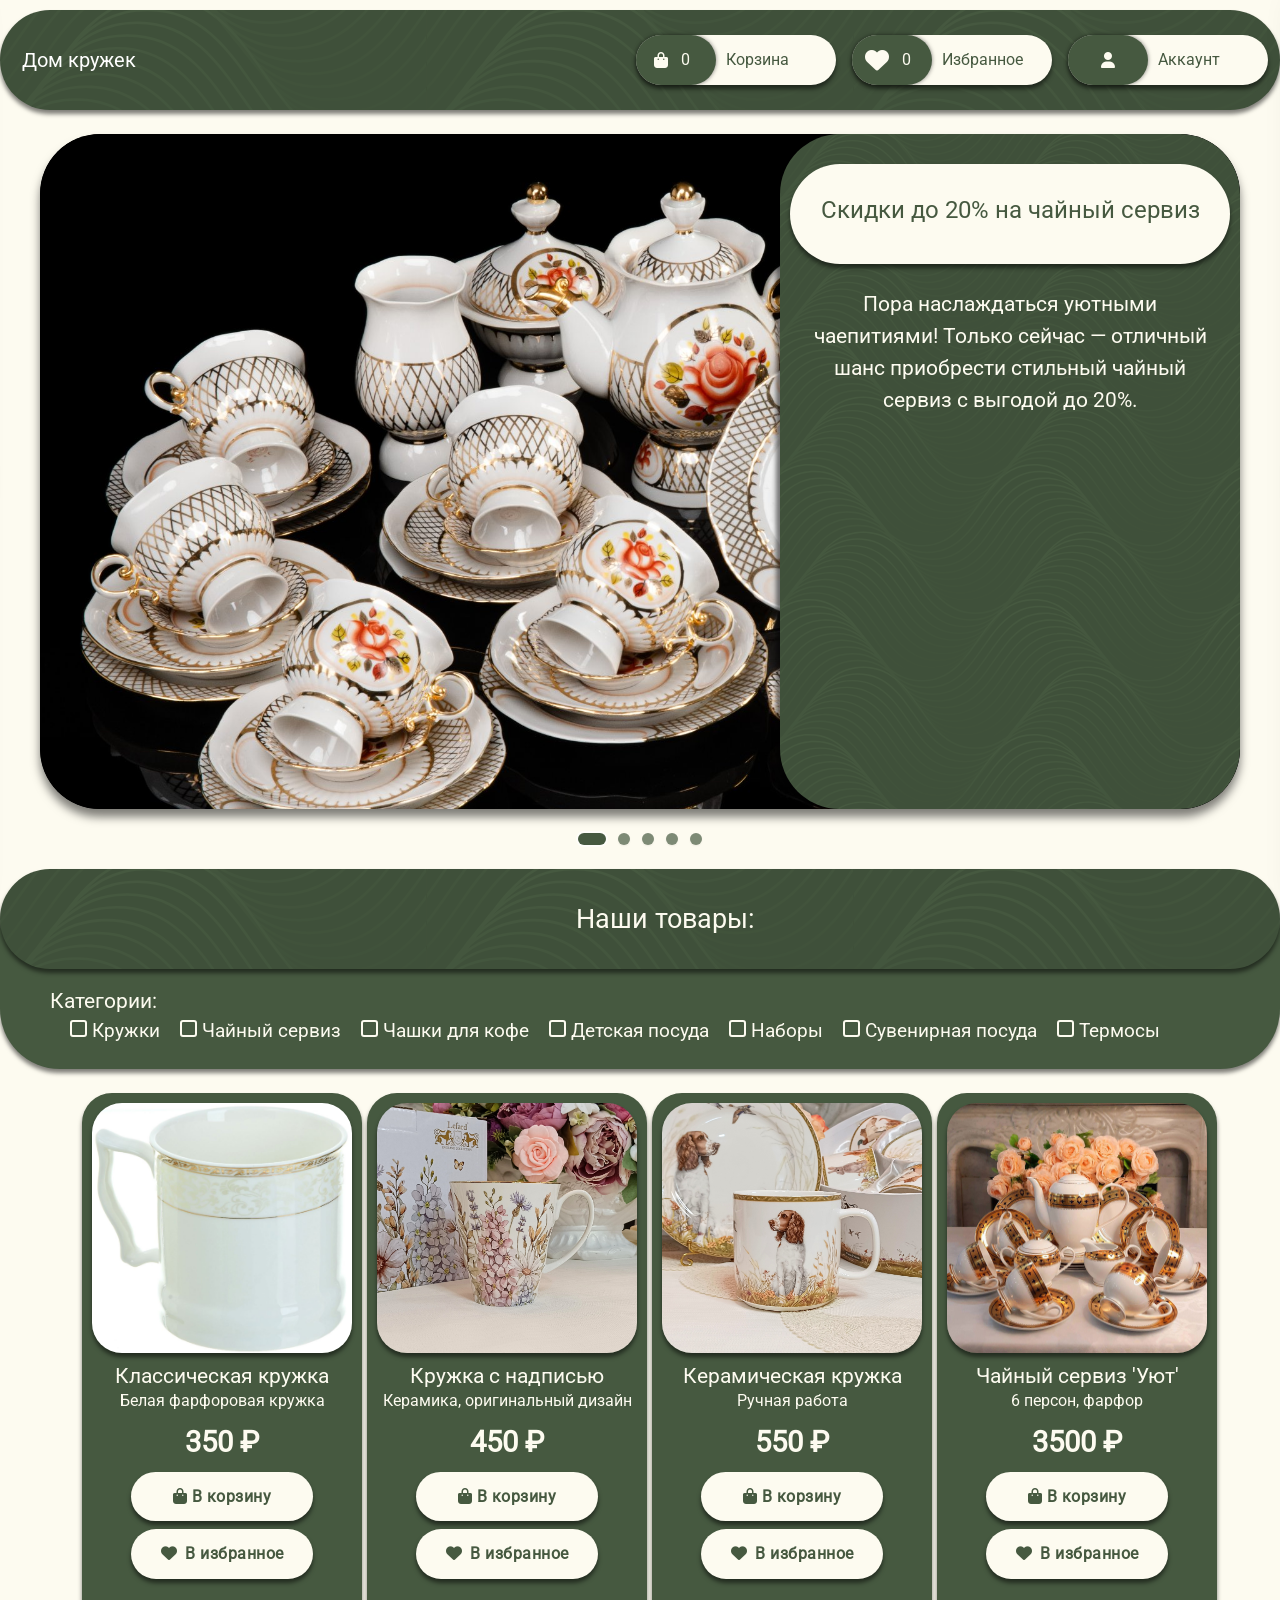
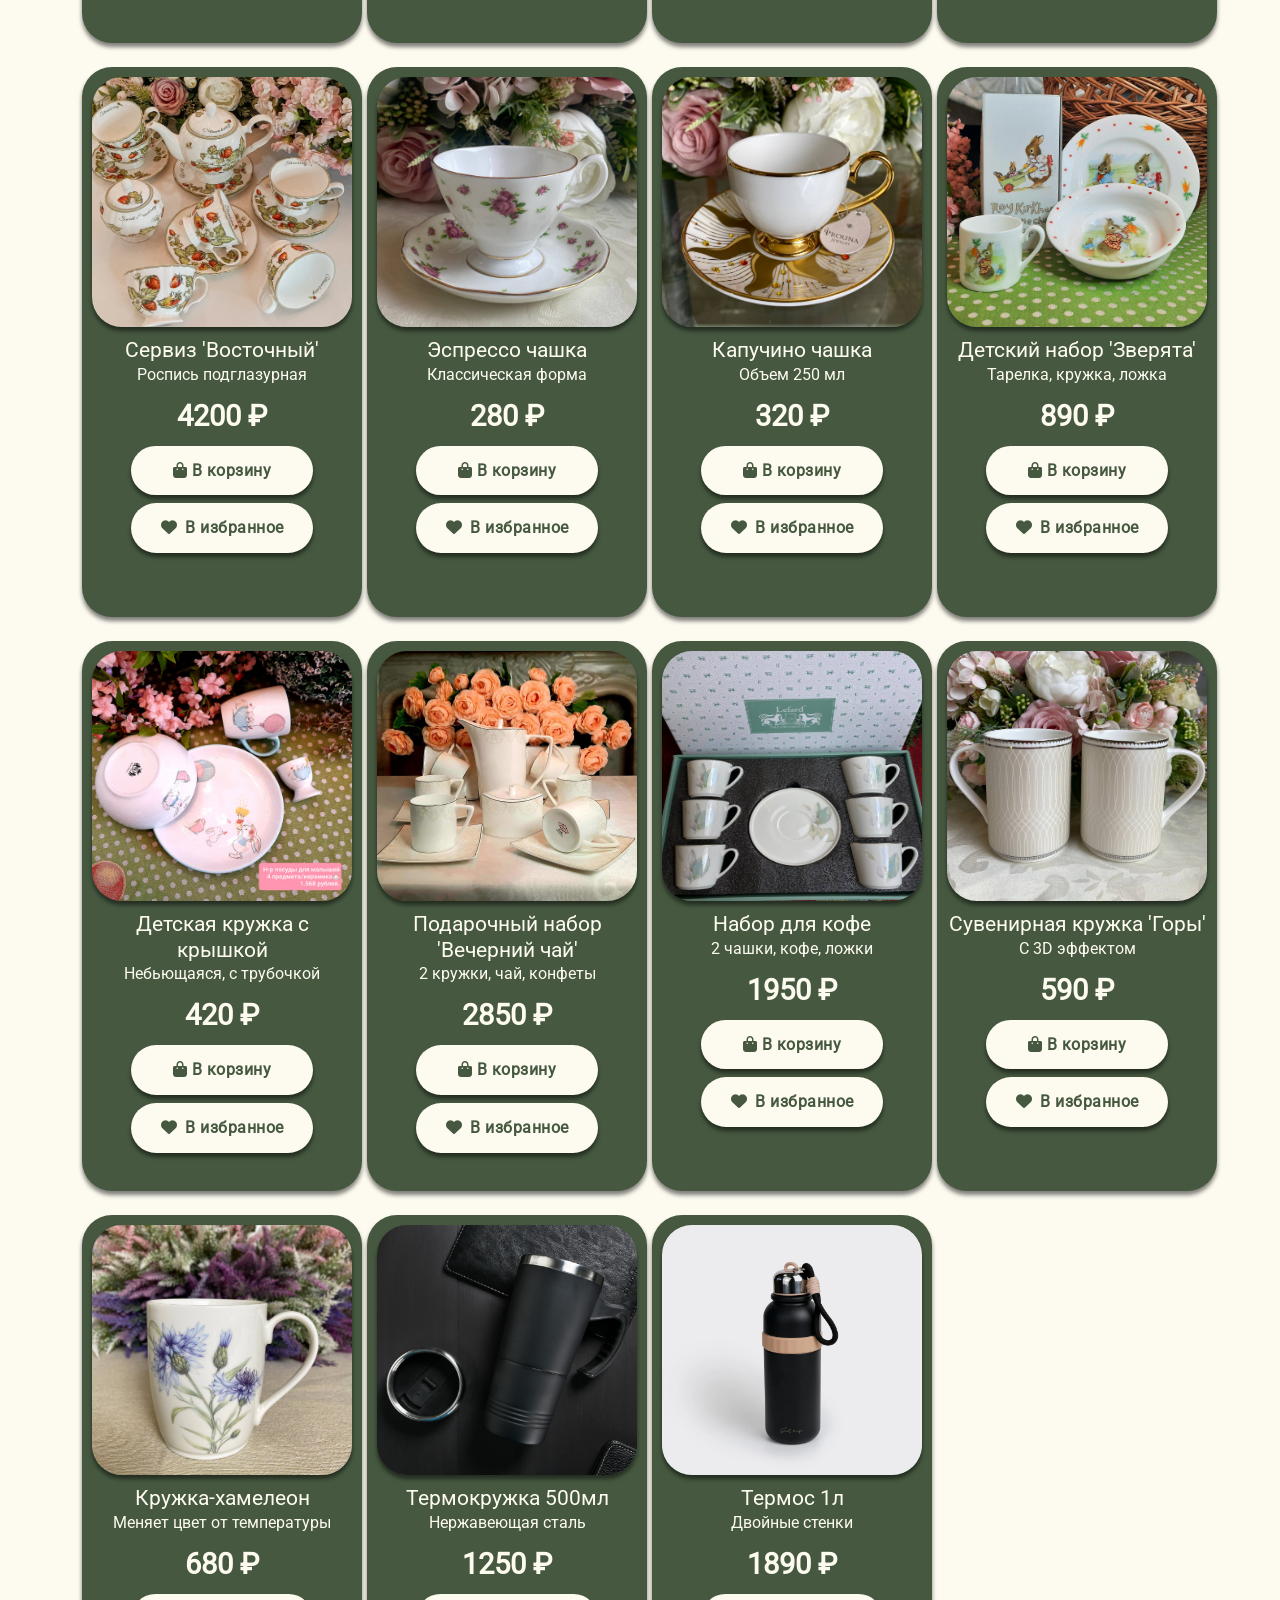
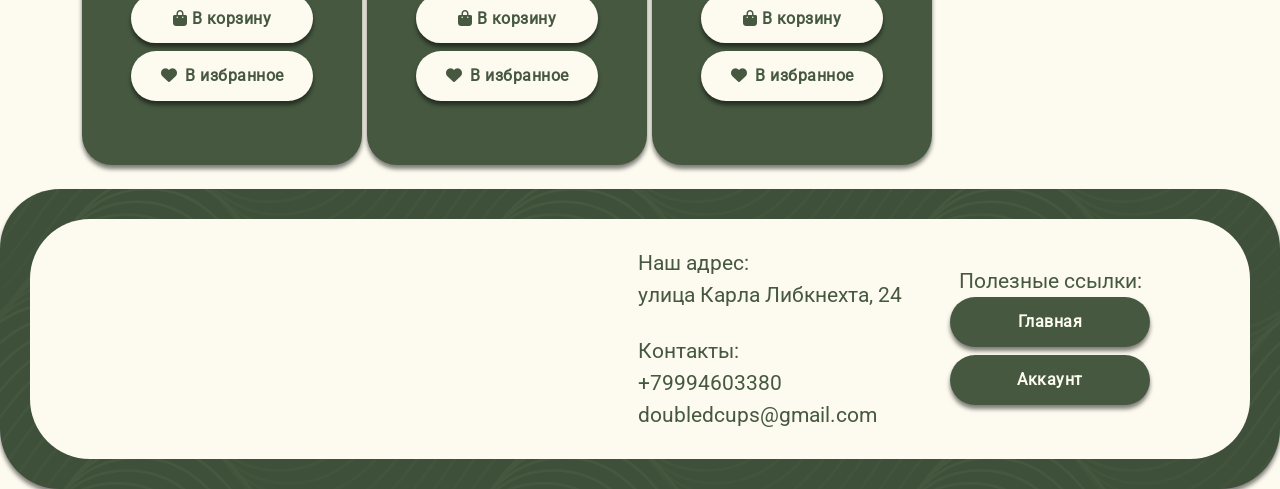
<file: index.html>
<!doctype html>
<html lang="ru">

<head>
  <meta charset="UTF-8" />
  <meta name="viewport" content="width=device-width, initial-scale=1.0" />
  <title>Дом кружек</title>
  <link href="https://cdn.jsdelivr.net/npm/bootstrap@5.3.0/dist/css/bootstrap.min.css" rel="stylesheet" />
  <link rel="stylesheet" href="https://cdnjs.cloudflare.com/ajax/libs/font-awesome/6.4.0/css/all.min.css" />
  <link rel="stylesheet" href="style.css" />
</head>

<body>
  <div class="sidebar-overlay" id="sidebarOverlay"></div>

  <div class="sidebar cart-sidebar" id="cartSidebar">
    <div class="average cart-sidebar-thing">
      <div class="the-cart d-flex justify-content-between align-items-center mb-4">
        <p>Корзина</p>
        <button class="btn btn-link" id="closeCartBtn">
          <i class="fas fa-times fa-2x" style="color: #465940"></i>
        </button>
      </div>
    </div>
    <div class="side-bar-fix">
      <div id="cartItemsContainer">
        <div class="empty-state">
          <i class="fa-solid fa-bag-shopping"></i>
          <p>Загрузка...</p>
        </div>
      </div>
      <div class="mt-4 pt-3 border-top" id="cartFooter">
        <div class="d-flex justify-content-between mb-3">
          <span class="h5">Итого:</span>
          <span class="h5" id="cartTotal">0 ₽</span>
        </div>
        <button class="btn btn-primary w-100 mb-2 btn-custom" id="checkoutBtn">
          <i class="fas fa-credit-card me-2"></i>Оформить заказ
        </button>
        <button class="delete btn btn-outline-danger w-100 btn-custom" id="clearCartBtn">
          <i class="fas fa-trash me-2"></i>Очистить корзину
        </button>
      </div>
    </div>
  </div>

  <div class="sidebar favorites-sidebar" id="favoritesSidebar">
    <div class="average cart-sidebar-thing">
      <div class="the-cart d-flex justify-content-between align-items-center mb-4">
        <p class="mb-0">Избранное</p>
        <button class="btn btn-link" id="closeFavoritesBtn">
          <i class="fas fa-times fa-2x" style="color: #465940"></i>
        </button>
      </div>
    </div>
    <div class="side-bar-fix">
      <div id="favoritesItemsContainer">
        <div class="empty-state">
          <i class="fas fa-heart"></i>
          <p>Загрузка...</p>
        </div>
      </div>
      <div class="mt-4 pt-3 border-top" id="favoritesFooter">
        <button class="delete btn btn-outline-danger w-100 btn-custom" id="clearFavoritesBtn">
          <i class="fas fa-trash me-2"></i>Очистить избранное
        </button>
      </div>
    </div>
  </div>

  <nav class="navbar mb-4 average">
    <div class="container-fluid">
      <a href="index.html" class="navbar-brand h1 mb-0 text-white" style="text-decoration: none;">Дом кружек</a>
      <div class="d-flex align-items-center gap-3">
        <div class="nav-buttons" style="cursor: pointer" id="cartBtn">
          <div class="nav-buttons-spec">
            <i class="fa-solid fa-bag-shopping"></i>
            <span class="badge-custom" id="cartCount">0</span>
          </div>
          <p>Корзина</p>
        </div>
        <div class="nav-buttons" style="cursor: pointer" id="favoritesBtn">
          <div class="nav-buttons-spec">
            <i class="fas fa-heart fa-xl"></i>
            <span class="badge-custom" id="favoritesCount">0</span>
          </div>
          <p>Избранное</p>
        </div>
        <div class="nav-buttons" style="cursor: pointer">
          <div class="nav-buttons-spec">
            <i class="fa-solid fa-user"></i>
          </div>
          <p>Аккаунт</p>
        </div>
      </div>
    </div>
  </nav>

  <div class="slider-fix">
    <button class="slider-btn btn-prev" id="prevBtn"><i class="fa fa-chevron-left"></i></button>
    <div class="slider-container mb-4">
      <div class="slider">
        <div class="slides-track" id="slidesTrack">
          <div class="slide" style="background-image: url('img/1slide.jpg')">
            <div class="slide-caption average">
              <div class="slide-caption-thing mb-4">
                <h4>Скидки до 20% на чайный сервиз</h4>
              </div>
              <p>Пора наслаждаться уютными чаепитиями! Только сейчас — отличный шанс приобрести стильный чайный сервиз с выгодой до 20%.</p>
            </div>
          </div>
          <div class="slide" style="background-image: url('img/1slide.jpg')">
            <div class="slide-caption average">
              <div class="slide-caption-thing mb-4">
                <h4>Скидки до 20% на чайный сервиз</h4>
              </div>
              <p>Пора наслаждаться уютными чаепитиями! Только сейчас — отличный шанс приобрести стильный чайный сервиз с выгодой до 20%.</p>
            </div>
          </div>
          <div class="slide" style="background-image: url('img/1slide.jpg')">
            <div class="slide-caption average">
              <div class="slide-caption-thing mb-4">
                <h4>Скидки до 20% на чайный сервиз</h4>
              </div>
              <p>Пора наслаждаться уютными чаепитиями! Только сейчас — отличный шанс приобрести стильный чайный сервиз с выгодой до 20%.</p>
            </div>
          </div>
          <div class="slide" style="background-image: url('img/1slide.jpg')">
            <div class="slide-caption average">
              <div class="slide-caption-thing mb-4">
                <h4>Скидки до 20% на чайный сервиз</h4>
              </div>
              <p>Пора наслаждаться уютными чаепитиями! Только сейчас — отличный шанс приобрести стильный чайный сервиз с выгодой до 20%.</p>
            </div>
          </div>
          <div class="slide" style="background-image: url('img/1slide.jpg')">
            <div class="slide-caption average">
              <div class="slide-caption-thing mb-4">
                <h4>Скидки до 20% на чайный сервиз</h4>
              </div>
              <p>Пора наслаждаться уютными чаепитиями! Только сейчас — отличный шанс приобрести стильный чайный сервиз с выгодой до 20%.</p>
            </div>
          </div>
        </div>
      </div>
      
      
      <div class="slider-dots" id="dotsContainer"></div>
    </div>
    <button class="slider-btn btn-next" id="nextBtn"><i class="fa fa-chevron-right"></i></button>
  </div>

  <div class="filters mb-4">
    <div class="filters-caption average mb-3">
      <p>Наши товары:</p>
    </div>
    <p>Категории:</p>
    <div class="filters-checkboxes" id="filtersCheckboxes">
      <label><input type="checkbox" value="Кружки"> Кружки</label>
      <label><input type="checkbox" value="Чайный сервиз"> Чайный сервиз</label>
      <label><input type="checkbox" value="Чашки для кофе"> Чашки для кофе</label>
      <label><input type="checkbox" value="Детская посуда"> Детская посуда</label>
      <label><input type="checkbox" value="Наборы"> Наборы</label>
      <label><input type="checkbox" value="Сувенирная посуда"> Сувенирная посуда</label>
      <label><input type="checkbox" value="Термосы"> Термосы</label>
    </div>
  </div>

  <div class="container">
    <div class="row" id="productsContainer">
    </div>
  </div>

  <footer class="average">
    <div class="footer-info">
      <iframe src="https://www.google.com/maps/embed?pb=!1m18!1m12!1m3!1d642.3834906487501!2d73.37785042671824!3d54.98722904565201!2m3!1f0!2f0!3f0!3m2!1i1024!2i768!4f13.1!3m3!1m2!1s0x43aafe1a80e84ef1%3A0x2addd6e022097507!2z0J7QvNGB0LrQuNC5INCw0LLRgtC-0YLRgNCw0L3RgdC_0L7RgNGC0L3Ri9C5INC60L7Qu9C70LXQtNC2!5e0!3m2!1sru!2sru!4v1775098404026!5m2!1sru!2sru" width="50%" height="100%" style="border-radius: 60px;" allowfullscreen="" loading="lazy"></iframe>
      <div>
        <p>Наш адрес:</p>
        <p class="mb-4">улица Карла Либкнехта, 24</p>
        <p>Контакты:</p>
        <p>+79994603380</p>
        <p>doubledcups@gmail.com</p>
      </div>
      <div class="cool-links">
        <a href="404.html"><p>Полезные ссылки:</p></a>
        <a href="index.html"><button class="btn btn-primary mb-2 btn-footer">Главная</button></a>
        <button class="btn btn-primary mb-2 btn-footer">Аккаунт</button>
      </div>
    </div>
  </footer>

  <script src="https://code.jquery.com/jquery-3.7.1.min.js"></script>
  <script src="main.js"></script>
  <script src="slider.js"></script>
</body>

</html>
</file>
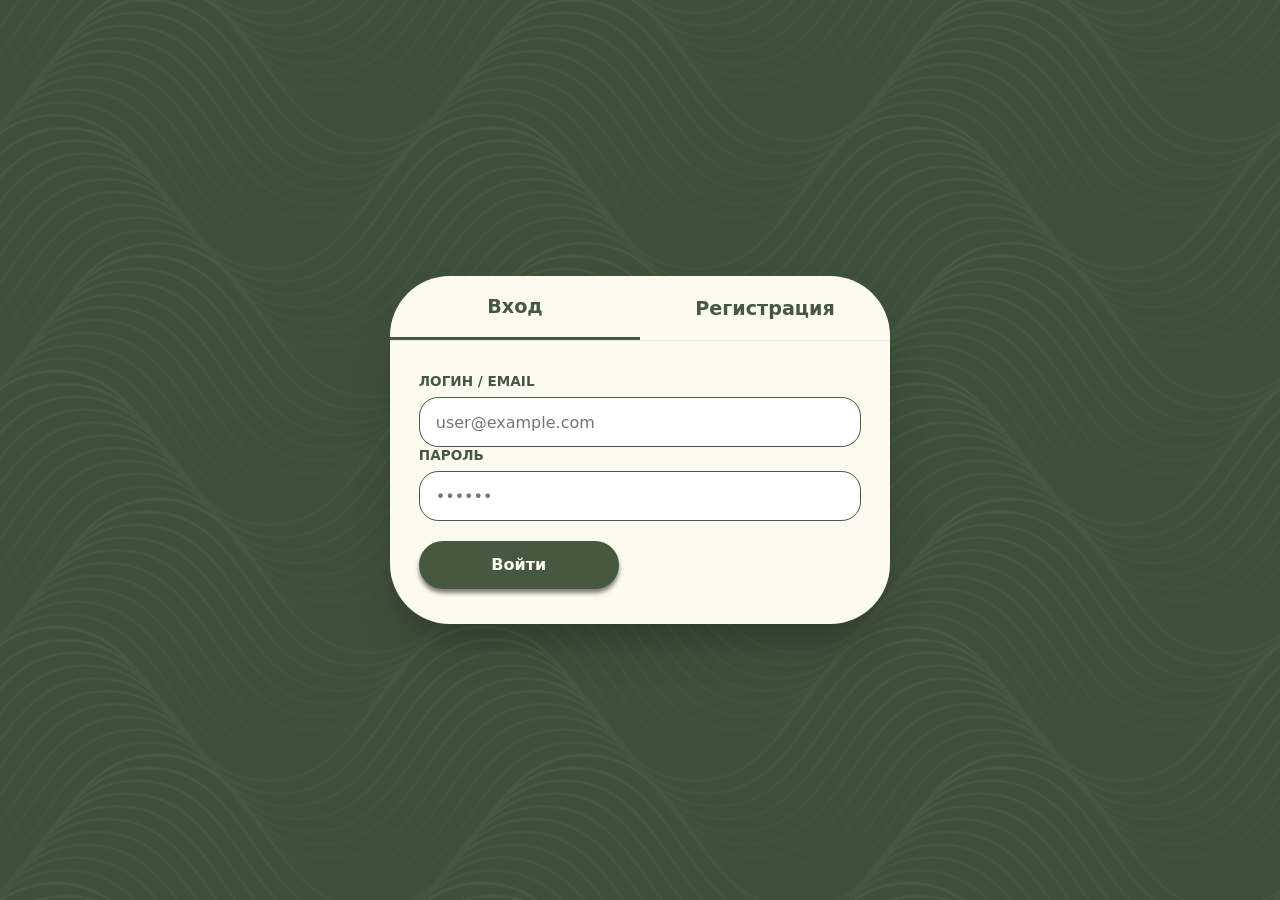
<file: admin.html>
<!DOCTYPE html>
<html lang="ru">
<head>
  <meta charset="UTF-8">
  <meta name="viewport" content="width=device-width, initial-scale=1.0">
  <title>Админ-панель | Дом кружек</title>
  <link href="https://cdn.jsdelivr.net/npm/bootstrap@5.3.0/dist/css/bootstrap.min.css" rel="stylesheet">
  <link rel="stylesheet" href="https://cdnjs.cloudflare.com/ajax/libs/font-awesome/6.4.0/css/all.min.css">
  <link rel="stylesheet" href="style.css">
  <style>
    .admin-container {
      max-width: 1400px;
      margin: 20px auto;
      padding: 0 20px;
    }
    .admin-card {
      background: #fdfbf0;
      border-radius: 60px;
      padding: 30px;
      box-shadow: 0px 4px 20px rgba(0,0,0,0.1);
      margin-bottom: 30px;
    }
    .admin-title {
      color: #465940;
      font-size: 28px;
      font-weight: bold;
      margin-bottom: 20px;
      text-align: center;
    }
    .form-label {
      font-weight: 600;
      color: #465940;
    }
    .product-table {
      background: white;
      border-radius: 30px;
      overflow-x: auto;
    }
    .product-table table {
      width: 100%;
      border-collapse: collapse;
    }
    .product-table th, .product-table td {
      padding: 12px 15px;
      text-align: left;
      border-bottom: 1px solid #ddd;
    }
    .product-table th {
      background: #465940;
      color: #fdfbf0;
    }
    .delete-product-btn {
      background: #dc3545;
      color: white;
      border: none;
      border-radius: 30px;
      padding: 5px 12px;
      cursor: pointer;
      transition: 0.3s;
    }
    .delete-product-btn:hover {
      transform: scale(1.05);
    }
    .btn-admin {
      background: #465940;
      color: #fdfbf0;
      border-radius: 60px;
      padding: 10px 25px;
      border: none;
      transition: 0.3s;
    }
    .btn-admin:hover {
      transform: translateY(-2px);
      background: #3a4a34;
    }
    .btn-danger {
      background: #dc3545;
    }
    .btn-danger:hover {
      background: #c82333;
    }
    .message {
      margin-top: 15px;
      padding: 10px;
      border-radius: 30px;
      text-align: center;
    }
    .success {
      background: #d4edda;
      color: #155724;
    }
    .error {
      background: #f8d7da;
      color: #721c24;
    }
  </style>
<style>
  @media (max-width: 768px) {
    .admin-container {
      padding: 0 10px;
      margin: 10px auto;
    }
    .admin-card {
      padding: 15px;
      border-radius: 30px;
    }
    .admin-title {
      font-size: 20px;
    }
    .product-table {
      overflow-x: auto;
    }
    .product-table table {
      min-width: 600px;
    }
    .product-table th, .product-table td {
      padding: 8px 10px;
      font-size: 12px;
    }
    .delete-product-btn {
      padding: 4px 8px;
      font-size: 12px;
    }
    .btn-admin {
      padding: 8px 20px;
      font-size: 14px;
    }
    .form-label {
      font-size: 14px;
    }
    .form-control {
      font-size: 14px;
      padding: 6px 10px;
    }
    .row {
      flex-direction: column;
    }
    .col-md-6 {
      width: 100%;
    }
  }
</style>
</head>
<body>

  <nav class="navbar mb-4 average">
    <div class="container-fluid">
      <a href="index.html" class="navbar-brand h1 mb-0 text-white" style="text-decoration: none;">Дом кружек</a>
      <div class="d-flex align-items-center gap-3">
        <div class="nav-buttons" style="cursor: pointer" id="logoutBtn">
          <div class="nav-buttons-spec">
            <i class="fa-solid fa-sign-out-alt"></i>
          </div>
          <p>Выйти</p>
        </div>
      </div>
    </div>
  </nav>

  <div class="admin-container">
    <div class="admin-card">
      <h2 class="admin-title"><i class="fas fa-plus-circle me-2"></i>Добавить новый товар</h2>
      <form id="addProductForm">
        <div class="row">
          <div class="col-md-6 mb-3">
            <label class="form-label">Название *</label>
            <input type="text" class="form-control" id="prodName" required>
          </div>
          <div class="col-md-6 mb-3">
            <label class="form-label">Цена (₽) *</label>
            <input type="number" class="form-control" id="prodPrice" required>
          </div>
          <div class="col-md-6 mb-3">
            <label class="form-label">Описание</label>
            <input type="text" class="form-control" id="prodDesc">
          </div>
          <div class="col-md-6 mb-3">
            <label class="form-label">Категория *</label>
            <select class="form-control" id="prodCategory" required>
              <option value="Кружки">Кружки</option>
              <option value="Чайный сервиз">Чайный сервиз</option>
              <option value="Чашки для кофе">Чашки для кофе</option>
              <option value="Детская посуда">Детская посуда</option>
              <option value="Наборы">Наборы</option>
              <option value="Сувенирная посуда">Сувенирная посуда</option>
              <option value="Термосы">Термосы</option>
            </select>
          </div>
          <div class="col-md-6 mb-3">
            <label class="form-label">Материал</label>
            <input type="text" class="form-control" id="prodMaterial">
          </div>
          <div class="col-md-6 mb-3">
            <label class="form-label">Производитель</label>
            <input type="text" class="form-control" id="prodManufacturer">
          </div>
          <div class="col-md-6 mb-3">
            <label class="form-label">Страна</label>
            <input type="text" class="form-control" id="prodCountry">
          </div>
          <div class="col-md-6 mb-3">
            <label class="form-label">Детали (объем, кол-во предметов и т.д.)</label>
            <input type="text" class="form-control" id="prodDetails">
          </div>
          <div class="col-md-12 mb-3">
            <label class="form-label">Состав (через запятую)</label>
            <input type="text" class="form-control" id="prodComposition" placeholder="Например: Фарфор, Ручная роспись">
          </div>
          <div class="col-md-12 mb-3">
            <label class="form-label">URL изображения</label>
            <input type="text" class="form-control" id="prodImg" placeholder="img/название.jpg">
          </div>
        </div>
        <div class="text-center">
          <button type="submit" class="btn-admin"><i class="fas fa-save me-2"></i>Добавить товар</button>
        </div>
        <div id="formMessage" class="message"></div>
      </form>
    </div>

    <div class="admin-card">
      <h2 class="admin-title"><i class="fas fa-list me-2"></i>Управление товарами</h2>
      <div class="product-table" id="productsList">
        <div class="text-center p-4">Загрузка...</div>
      </div>
    </div>
  </div>

  <script src="https://code.jquery.com/jquery-3.7.1.min.js"></script>
  <script>
    const STORAGE_PRODUCTS_KEY = 'store_products';
    const STORAGE_SESSION_KEY = 'auth_app_current_user';

    function checkAdminAccess() {
      const sessionRaw = localStorage.getItem(STORAGE_SESSION_KEY);
      if (!sessionRaw) {
        window.location.href = 'авторизация.html';
        return false;
      }
      try {
        const session = JSON.parse(sessionRaw);
        if (session.role !== 'admin') {
          window.location.href = 'index.html';
          return false;
        }
        return true;
      } catch(e) {
        window.location.href = 'авторизация.html';
        return false;
      }
    }

    function getProducts() {
      const raw = localStorage.getItem(STORAGE_PRODUCTS_KEY);
      if (!raw) return [];
      try {
        return JSON.parse(raw);
      } catch(e) {
        return [];
      }
    }

    function saveProducts(products) {
      localStorage.setItem(STORAGE_PRODUCTS_KEY, JSON.stringify(products));
    }

    function addProduct(product) {
      const products = getProducts();
      const newId = Date.now();
      const newProduct = {
        id: newId,
        name: product.name,
        price: parseInt(product.price),
        description: product.description || '',
        img: product.img || 'img/медея.jpg',
        category: product.category,
        material: product.material || '',
        manufacturer: product.manufacturer || '',
        country: product.country || '',
        details: product.details || '',
        composition: product.composition ? product.composition.split(',').map(s => s.trim()) : []
      };
      products.push(newProduct);
      saveProducts(products);
      return newProduct;
    }

    function deleteProduct(productId) {
      let products = getProducts();
      products = products.filter(p => p.id !== productId);
      saveProducts(products);
      renderProductsList();
    }

    function renderProductsList() {
      const products = getProducts();
      const container = document.getElementById('productsList');
      if (!container) return;
      
      if (products.length === 0) {
        container.innerHTML = '<div class="text-center p-4">Товаров пока нет</div>';
        return;
      }
      
      let html = `
        <table>
          <thead>
            <tr><th>ID</th><th>Название</th><th>Цена</th><th>Категория</th><th>Действия</th></tr>
          </thead>
          <tbody>
      `;
      products.forEach(prod => {
        html += `
          <tr>
            <td>${prod.id}</td>
            <td>${escapeHtml(prod.name)}</td>
            <td>${prod.price} ₽</td>
            <td>${prod.category}</td>
            <td><button class="delete-product-btn" data-id="${prod.id}"><i class="fas fa-trash"></i> Удалить</button></td>
          </tr>
        `;
      });
      html += `</tbody></table>`;
      container.innerHTML = html;
      
      document.querySelectorAll('.delete-product-btn').forEach(btn => {
        btn.addEventListener('click', (e) => {
          const id = parseInt(btn.getAttribute('data-id'));
          if (confirm('Удалить товар?')) {
            deleteProduct(id);
          }
        });
      });
    }
    
    function escapeHtml(str) {
      if (!str) return '';
      return str.replace(/[&<>]/g, function(m) {
        if (m === '&') return '&amp;';
        if (m === '<') return '&lt;';
        if (m === '>') return '&gt;';
        return m;
      });
    }

    document.getElementById('addProductForm').addEventListener('submit', (e) => {
      e.preventDefault();
      
      const newProduct = {
        name: document.getElementById('prodName').value.trim(),
        price: document.getElementById('prodPrice').value,
        description: document.getElementById('prodDesc').value.trim(),
        category: document.getElementById('prodCategory').value,
        material: document.getElementById('prodMaterial').value.trim(),
        manufacturer: document.getElementById('prodManufacturer').value.trim(),
        country: document.getElementById('prodCountry').value.trim(),
        details: document.getElementById('prodDetails').value.trim(),
        composition: document.getElementById('prodComposition').value.trim(),
        img: document.getElementById('prodImg').value.trim() || 'img/медея.jpg'
      };
      
      if (!newProduct.name || !newProduct.price) {
        showMessage('Заполните название и цену', 'error');
        return;
      }
      
      addProduct(newProduct);
      showMessage('Товар успешно добавлен!', 'success');
      document.getElementById('addProductForm').reset();
      renderProductsList();
    });
    
    function showMessage(msg, type) {
      const msgDiv = document.getElementById('formMessage');
      msgDiv.innerHTML = `<div class="${type}">${msg}</div>`;
      setTimeout(() => {
        msgDiv.innerHTML = '';
      }, 3000);
    }
    
    document.getElementById('logoutBtn').addEventListener('click', () => {
      localStorage.removeItem(STORAGE_SESSION_KEY);
      window.location.href = 'авторизация.html';
    });
    
    if (checkAdminAccess()) {
      renderProductsList();
    }
  </script>
</body>
</html>
</file>
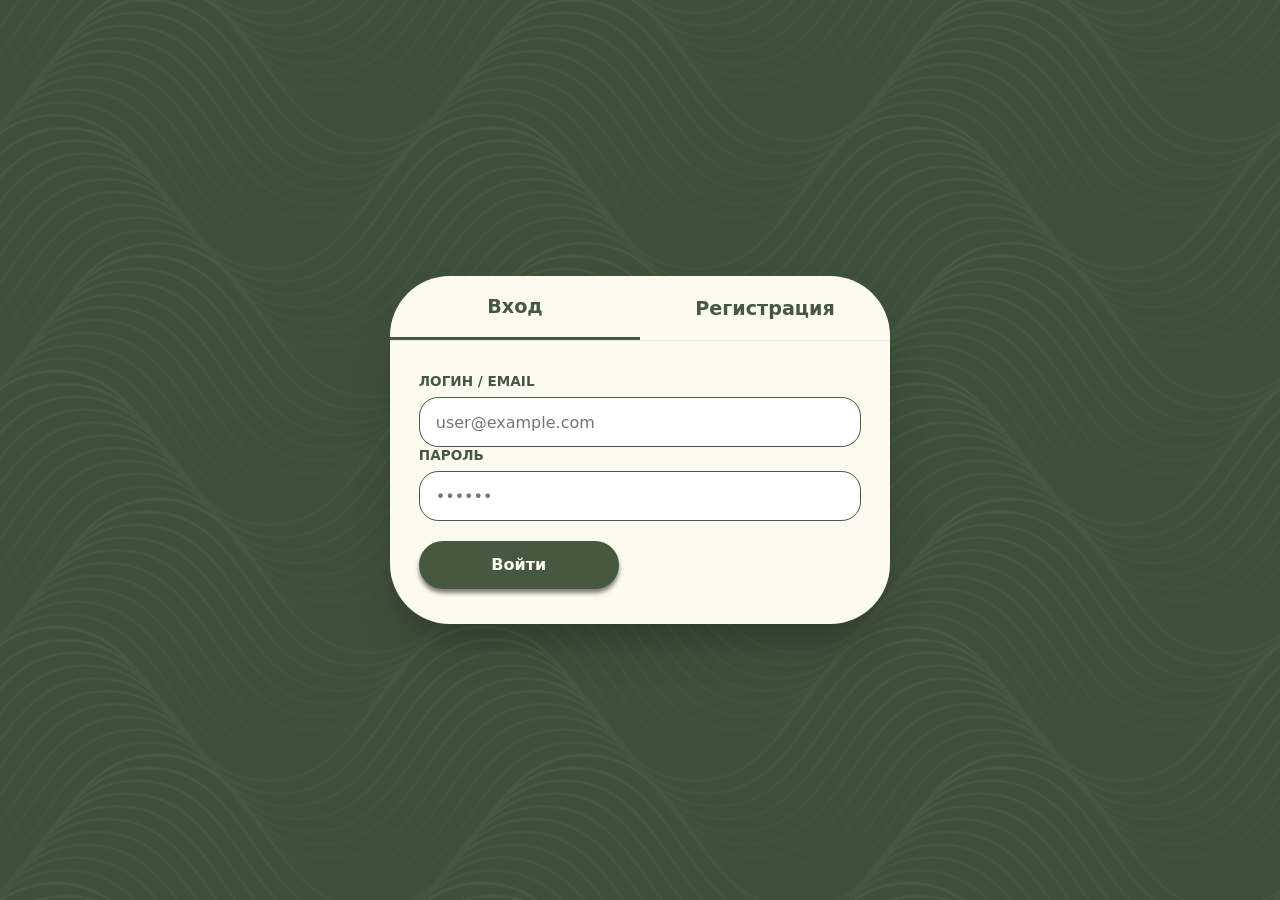
<file: авторизация.html>
<!doctype html>
<html lang="ru">
  <head>
    <meta charset="UTF-8" />
    <meta name="viewport" content="width=device-width, initial-scale=1.0, user-scalable=yes" />
    <title>Добро пожаловать | Регистрация и вход</title>
    <style>
      * { margin: 0; padding: 0; box-sizing: border-box; font-family: system-ui, "Segoe UI", "Inter", sans-serif; }
      .btn-footer { width: 150px; background-color: #465940; border: none; color: #fdfbf0; border-radius: 60px; padding: 0.8rem 1.5rem; font-weight: 600; transition: all 0.3s; box-shadow: 0px 4px 4px 0px rgba(0,0,0,0.5); }
      .btn-footer:hover { transform: translateY(-2px); background-color: #465940 !important; color: #fdfbf0 !important; }
      .average { display: flex; background-color: #465940; border-radius: 60px; overflow: hidden; box-shadow: 0px 4px 4px 0px rgba(0,0,0,0.5); background-image: url(img/patern.svg); background-size: cover; }
      .some-box-action { display: flex; gap: 20px; }
      .orders { min-width: 500px; width: 100%; max-height: 600px; border-radius: 30px; box-shadow: 0px 4px 20px 0px rgba(0,0,0,0.5); display: flex; flex-direction: column; align-items: center; background-color: #fdfbf0; overflow: hidden; }
      .orders-sign { margin-top: 20px; margin-bottom: 10px; height: 70px; width: 200px; display: flex; justify-content: center; align-items: center; color: #fdfbf0; background-color: #465940; font-size: 21pt; border-radius: 60px; }
      .orders-list { flex: 1; width: 100%; overflow-y: auto; padding: 15px 20px; }
      .order-card { background: #f5f5f0; border-radius: 20px; padding: 15px; margin-bottom: 15px; box-shadow: 0px 2px 4px 0px rgba(0,0,0,0.5); }
      .order-header { display: flex; justify-content: space-between; align-items: center; margin-bottom: 10px; padding-bottom: 8px; border-bottom: 1px solid #ddd; }
      .order-date { font-size: 12px; color: #465940; }
      .order-total { font-weight: bold; color: #465940; font-size: 16px; }
      .order-status { background-color: #465940; color: #fdfbf0; padding: 3px 10px; border-radius: 20px; font-size: 11px; font-weight: bold; }
      .order-items { font-size: 13px; color: #465940; }
      .order-item { padding: 3px 0; }
      .no-orders { text-align: center; color: #465940; opacity: 0.5; font-size: 16pt; padding: 40px; }
      body { min-height: 100vh; background-color: #465940; background-image: url(img/patern.svg); background-size: cover; display: flex; align-items: center; justify-content: center; padding: 20px; }
      .auth-wrapper { min-width: 500px; max-width: 1200px; background-color: #fdfbf0; border-radius: 60px; box-shadow: 0 25px 45px -12px rgba(0,0,0,0.3); overflow: hidden; }
      .tabs { display: flex; border-bottom: 1px solid #e2e8f0; }
      .tab-btn { flex: 1; text-align: center; padding: 1.2rem 0.5rem; font-size: 1.2rem; font-weight: 600; background: transparent; border: none; cursor: pointer; color: #465940; }
      .tab-btn.active { border-bottom: 3px solid #465940; }
      .form-container { display: flex; flex-direction: column; padding: 2rem 1.8rem 2.2rem; align-items: center; }
      .auth-form { display: flex; flex-direction: column; gap: 1.5rem; width: 100%; }
      .hidden-form { display: none; }
      .input-group { display: flex; flex-direction: column; gap: 0.5rem; }
      .input-group label { font-weight: 600; font-size: 0.85rem; text-transform: uppercase; color: #465940; }
      .input-group input { padding: 0.9rem 1rem; font-size: 1rem; border: 1.5px solid #465940; border-radius: 1.2rem; background: white; outline: none; }
      .input-group input:focus { box-shadow: 0px 3px 4px 0px rgba(0,0,0,0.5); }
      .action-btn { background: #465940; color: #fdfbf0; border: none; padding: 0.9rem; font-size: 1rem; font-weight: 600; border-radius: 2rem; cursor: pointer; transition: 0.2s; box-shadow: 0px 4px 4px 0px rgba(0,0,0,0.5); width: 200px;}
      .action-btn:hover { transform: translateY(-2px); }
      .message { font-size: 0.85rem; padding: 0.7rem 1rem; border-radius: 1rem; text-align: center; margin-top: 0.25rem; }
      .error-msg { background: #fee2e2; color: #b91c1c; border-left: 4px solid #ef4444; }
      .success-msg { background: #fdfbf0; color: #465940; border-left: 4px solid #0ea5e9; }
      .demo-hint { font-size: 0.7rem; text-align: center; color: #465940; margin-top: 1rem; }
      .admin-link { background: #465940; color: #fdfbf0;  border-radius: 30px; text-decoration: none; display: inline-block; text-align: center;}
      .form-container button{
        margin-top: 20px;
      }
    </style>
<style>
  @media (max-width: 768px) {
    body {
      padding: 10px;
    }
    .auth-wrapper {
      min-width: auto;
      width: 100%;
      border-radius: 30px;
    }
    .some-box-action {
      flex-direction: column;
      gap: 20px;
    }
    .form-container {
      width: 100% !important;
      padding: 1.5rem;
    }
    .orders {
      min-width: auto;
      width: 100%;
      max-height: 400px;
    }
    .orders-sign {
      width: 150px;
      font-size: 16pt;
      height: 50px;
    }
    .order-card {
      padding: 10px;
    }
    .order-header {
      flex-wrap: wrap;
      gap: 5px;
    }
    .order-date, .order-status {
      font-size: 10px;
    }
    .order-total {
      font-size: 14px;
    }
    .order-item {
      font-size: 11px;
    }
    .action-btn {
      width: 100%;
      padding: 0.7rem;
      font-size: 0.9rem;
    }
    .tab-btn {
      padding: 0.8rem 0.5rem;
      font-size: 1rem;
    }
    .input-group input {
      padding: 0.7rem;
      font-size: 0.9rem;
    }
  }
</style>
  </head>
  <body>
    <div class="auth-wrapper" id="appRoot"></div>
    <script>
      const STORAGE_USERS_KEY = "auth_app_users";
      const STORAGE_SESSION_KEY = "auth_app_current_user";
      const STORAGE_ORDERS_KEY = "auth_app_orders";

      function getUsers() {
        const raw = localStorage.getItem(STORAGE_USERS_KEY);
        try { return raw ? JSON.parse(raw) : []; } catch(e) { return []; }
      }
      function saveUsers(users) { localStorage.setItem(STORAGE_USERS_KEY, JSON.stringify(users)); }
      function getUserOrders(email) {
        if (!email) return [];
        const raw = localStorage.getItem(`${STORAGE_ORDERS_KEY}_${email}`);
        try { return raw ? JSON.parse(raw) : []; } catch(e) { return []; }
      }
      
      function registerUser(email, password) {
        if (!email || !password) return { success: false, message: "Заполните поля" };
        if (!/^[^\s@]+@([^\s@]+\.)+[^\s@]+$/.test(email)) return { success: false, message: "Введите корректный email (с @)" };
        if (password.length < 6) return { success: false, message: "Пароль минимум 6 символов" };
        const users = getUsers();
        if (users.some(u => u.email.toLowerCase() === email.toLowerCase())) return { success: false, message: "Email уже используется" };
        users.push({ id: Date.now(), email: email.toLowerCase(), password: password, role: "user", createdAt: new Date().toISOString() });
        saveUsers(users);
        return { success: true, message: "Регистрация успешна! Теперь войдите." };
      }
      
      function loginUser(login, password) {
        if (!login || !password) return { success: false, message: "Введите логин и пароль" };
        const users = getUsers();
        const found = users.find(u => u.email === login && u.password === password);
        if (!found) {
          return { success: false, message: "Неверный логин или пароль" };
        }
        const session = { id: found.id, email: found.email, role: found.role || "user", loggedInAt: new Date().toISOString() };
        localStorage.setItem(STORAGE_SESSION_KEY, JSON.stringify(session));
        return { success: true, message: "Вход выполнен!", user: session };
      }
      
      function getCurrentSession() {
        const raw = localStorage.getItem(STORAGE_SESSION_KEY);
        try { return raw ? JSON.parse(raw) : null; } catch(e) { return null; }
      }
      function logout() { localStorage.removeItem(STORAGE_SESSION_KEY); }
      
      function seedUsers() {
        const users = getUsers();
        let changed = false;
        if (!users.some(u => u.email === "admin")) {
          users.push({ id: "admin1", email: "admin", password: "123456", role: "admin", createdAt: new Date().toISOString() });
          changed = true;
        }
        if (!users.some(u => u.email === "demo@example.com")) {
          users.push({ id: "demo1", email: "demo@example.com", password: "demo123", role: "user", createdAt: new Date().toISOString() });
          changed = true;
        }
        if (changed) saveUsers(users);
      }
      seedUsers();

      let currentActiveTab = "login";
      const root = document.getElementById("appRoot");

      function showMessage(formType, message, type = "error") {
        const container = document.getElementById(`msg-${formType}`);
        if (container) {
          container.innerHTML = `<div class="message ${type === "error" ? "error-msg" : "success-msg"}">${escapeHtml(message)}</div>`;
          setTimeout(() => { if (container) container.innerHTML = ""; }, 4000);
        }
      }
      function escapeHtml(str) { return str.replace(/[&<>]/g, m => ({ '&':'&amp;', '<':'&lt;', '>':'&gt;' }[m])); }
      
      function renderApp() {
        const session = getCurrentSession();
        if (session) {
          const orders = getUserOrders(session.email);
          const ordersHtml = orders.length === 0 ? '<div class="no-orders">У вас пока нет заказов</div>' : 
            `<div class="orders-list" id="ordersListContainer">${orders.slice().reverse().map(order => `
              <div class="order-card">
                <div class="order-header"><span class="order-date">${escapeHtml(order.date)}</span><span class="order-status">${escapeHtml(order.status)}</span></div>
                <div class="order-items">${order.items.map(item => `<div class="order-item">• ${escapeHtml(item.name)} × ${item.quantity} — ${item.price * item.quantity} ₽</div>`).join('')}</div>
                <div class="order-total" style="margin-top:10px;text-align:right;">Итого: ${order.total} ₽</div>
              </div>
            `).join('')}</div>`;
          const adminButton = session.role === 'admin' ? `<a href="admin.html" class="admin-link action-btn"><i class="fas fa-cog"></i> Админ-панель</a>` : '';
          root.innerHTML = `
            <div class="some-box-action">
              <div class="form-container" style="width: 400px;">
                <div style="text-align:center;"><h2 style="color:#465940;">Добро пожаловать!</h2><p style="color:#465940;">${escapeHtml(session.email)}</p></div>
                <div class="input-group" style="align-items:center;">
                  <div style="border-radius:1.5rem; text-align:center; width:100%; color:#465940;">Вы авторизованы</div>
                  <button id="logout-action-btn" class="action-btn" style="margin-top:1rem;">Выйти</button>
                  <a href="index.html" class="action-btn" style="text-align:center; text-decoration:none;">На главную</a>
                  ${adminButton}
                </div>
              </div>
              <div class="orders">
                <div class="orders-sign average">Заказы</div>
                ${ordersHtml}
              </div>
            </div>
          `;
          document.getElementById("logout-action-btn")?.addEventListener("click", () => { logout(); renderApp(); });
        } else {
          const isLoginActive = currentActiveTab === "login";
          root.innerHTML = `
            <div class="tabs">
              <button id="tab-login-btn" class="tab-btn ${isLoginActive ? "active" : ""}">Вход</button>
              <button id="tab-register-btn" class="tab-btn ${!isLoginActive ? "active" : ""}">Регистрация</button>
            </div>
            <div class="form-container">
              <div id="login-form-block" class="auth-form ${isLoginActive ? "" : "hidden-form"}">
                <form id="login-form-element">
                  <div class="input-group"><label>Логин / Email</label><input type="text" id="login-email" placeholder="user@example.com" required></div>
                  <div class="input-group"><label>Пароль</label><input type="password" id="login-password" placeholder="••••••" required></div>
                  <button type="submit" class="action-btn">Войти</button>
                  <div id="msg-login"></div>
                </form>
              </div>
              <div id="register-form-block" class="auth-form ${!isLoginActive ? "" : "hidden-form"}">
                <form id="register-form-element">
                  <div class="input-group"><label>Email (для регистрации)</label><input type="email" placeholder="user@example.com" id="reg-email" required></div>
                  <div class="input-group"><label>Пароль (мин. 6)</label><input type="password" placeholder="••••••" id="reg-password" required></div>
                  <div class="input-group"><label>Подтверждение</label><input type="password" placeholder="••••••" id="reg-confirm" required></div>
                  <button type="submit" class="action-btn">Создать аккаунт</button>
                  <div id="msg-register"></div>
                </form>
              </div>
              
            </div>
          `;
          attachFormHandlers();
          syncTabsUI();
        }
      }
      
      function attachFormHandlers() {
        const loginForm = document.getElementById("login-form-element");
        if (loginForm) {
          loginForm.addEventListener("submit", (e) => {
            e.preventDefault();
            const login = document.getElementById("login-email").value.trim();
            const pwd = document.getElementById("login-password").value;
            const res = loginUser(login, pwd);
            if (res.success) {
              showMessage("login", res.message, "success");
              const session = getCurrentSession();
              if (session && session.role === 'admin') window.location.href = 'admin.html';
              else window.location.href = 'index.html';
            } else showMessage("login", res.message, "error");
          });
        }
        const regForm = document.getElementById("register-form-element");
        if (regForm) {
          regForm.addEventListener("submit", (e) => {
            e.preventDefault();
            const email = document.getElementById("reg-email").value.trim();
            const pwd = document.getElementById("reg-password").value;
            const conf = document.getElementById("reg-confirm").value;
            if (pwd !== conf) { showMessage("register", "Пароли не совпадают", "error"); return; }
            const res = registerUser(email, pwd);
            if (res.success) {
              showMessage("register", res.message, "success");
              document.getElementById("reg-email").value = "";
              document.getElementById("reg-password").value = "";
              document.getElementById("reg-confirm").value = "";
              setTimeout(() => { if (currentActiveTab !== "login") { currentActiveTab = "login"; renderApp(); } }, 1200);
            } else showMessage("register", res.message, "error");
          });
        }
        const loginTab = document.getElementById("tab-login-btn");
        const regTab = document.getElementById("tab-register-btn");
        if (loginTab) loginTab.onclick = () => { currentActiveTab = "login"; renderApp(); };
        if (regTab) regTab.onclick = () => { currentActiveTab = "register"; renderApp(); };
      }
      
      function syncTabsUI() {
        const loginBlock = document.getElementById("login-form-block");
        const regBlock = document.getElementById("register-form-block");
        const loginTab = document.getElementById("tab-login-btn");
        const regTab = document.getElementById("tab-register-btn");
        if (loginBlock && regBlock) {
          if (currentActiveTab === "login") {
            loginBlock.classList.remove("hidden-form");
            regBlock.classList.add("hidden-form");
            loginTab?.classList.add("active");
            regTab?.classList.remove("active");
          } else {
            regBlock.classList.remove("hidden-form");
            loginBlock.classList.add("hidden-form");
            regTab?.classList.add("active");
            loginTab?.classList.remove("active");
          }
        }
      }
      
      renderApp();
    </script>
  </body>
</html>
</file>
<file: style.css>
@font-face {
  font-family: "roboto"; 
  src: url("fonts/Roboto.ttf") format("opentype"); 
  font-weight: normal;
  font-style: normal;
}
p {
  font-family: "roboto", sans-serif !important;
  margin: 0;
}
.h5{
  font-family: "roboto", sans-serif !important;
  color: #fdfbf0 !important;
}
.cartTotal{
  color: #fdfbf0 !important;
}
.text-primary{
  color: #465940 !important;
}
h3 {
  font-family: "roboto", sans-serif !important;
}
h2 {
  font-family: "roboto", sans-serif !important;
}
div {
  font-family: "roboto", sans-serif !important;
}
span {
  font-family: "roboto", sans-serif !important;
}
a{
    text-decoration: none;
    color: #465940;
}

i {
  font-size: 1rem;
}

#productImg{
  box-shadow: 0px 8px 8px 0px rgba(0, 0, 0, 0.5);
}

body {
  background-color: #fdfbf0;
}

footer{
  padding: 30px;
  width: 100%;
  height: 300px;
  display: flex;
  justify-content: center;
  align-items: center;
}
.footer-info{
  justify-content: space-between;
  padding-right: 100px;
  gap: 30px;
  align-items: center;
  background-color: #fdfbf0;
  height: 100%;
  width: 100%;
  border-radius: 60px;
  display: flex;
  color: #465940;
  font-size: 16pt;
}

.delete{
  background-color: #dc3545 !important;
  color: #fdfbf0 !important;
}
.add-to-fav:hover{
  background-color: #dc3545 !important;
  color: #fdfbf0 !important;
}

.add-to-cart-from-fav{
  transition: all 0.3s ease;
  background-color: #465940;
  border: none;
  color: #fdfbf0;
  border-radius: 60px;
}
.add-to-cart-from-fav:hover{
  background-color: #465940;
  border: none;
  color: #fdfbf0;
  border-radius: 60px;
  transform: translateY(-2px);
}
.add-to-cart-from-fav:active{
  background-color: #465940 !important;
  border: none !important;
  color: #fdfbf0 !important;
  border-radius: 60px !important;
}

.nav-buttons {
  box-shadow: 0px 4px 4px 0px rgba(0, 0, 0, 0.5);
  padding: 0;
  gap: 10px;
  background-color: #fdfbf0;
  border-radius: 60px;
  height: 50px;
  width: 200px;
  color: #465940;
  display: flex;
  align-items: center;
  transition: all 0.3s ease;
}
.nav-buttons:hover{
  transform: translateY(-2px);
}
.nav-buttons-spec {
  box-shadow: 0px 0px 4px 0px rgba(0, 0, 0, 0.5);
  margin-left: -0.1px;
  background-color: #465940;
  border-radius: 60px;
  height: 50px;
  width: 80px;
  color: #fdfbf0;
  display: flex;
  justify-content: center;
  align-items: center;
}

.light-color {
  color: #fdfbf0;
}

.dark-color {
  color: #465940;
}

.less-marg {
  margin: 0;
}

.navbar {
  margin-top: 10px;
  height: 100px;
}
.average {
  display: flex;
  background-color: #465940;
  border-radius: 60px;
  overflow: hidden;
  box-shadow: 0px 4px 4px 0px rgba(0, 0, 0, 0.5);
  background-image: url(img/patern.svg);
  background-size: cover;
}

.product-card {
  border: none;
  border-radius: 30px;
  overflow: hidden;
  transition: all 0.3s ease;
  background: #465940;
  width: 280px;
  height: 550px;
  box-shadow: 0px 4px 4px 0px rgba(0, 0, 0, 0.5);
  padding: 10px;
}
.product-card:hover {
  transform: translateY(-10px) scale(1.02);
  box-shadow: 0 20px 30px rgba(0, 0, 0, 0.2);
}
.product-card h3{
font-size: 16pt;
}

.product-image {
  cursor: pointer;
  margin-bottom: 10px;
  border-radius: 30px;
  width: 100%;
  height: 250px;
  box-shadow: 0px 4px 4px 0px rgba(0, 0, 0, 0.5);
}

.price-tag {
  font-size: 1.8rem;
  font-weight: bold;
  color: #fdfbf0;
  margin: 0.5rem 0;
}

.btn-custom {
  width: 70%;
  background-color: #fdfbf0;
  border: none;
  color: #465940;
  border-radius: 60px;
  padding: 0.8rem 1.5rem;
  font-weight: 600;
  letter-spacing: 0.5px;
  transition: all 0.3s;
  box-shadow: 0px 4px 4px 0px rgba(0, 0, 0, 0.5);
}

.btn-custom:hover {
  transform: translateY(-2px);
  background-color: #fdfbf0;
  color: #465940;
}

.btn-custom:active{
  background-color: #fdfbf0 !important;
  color: #465940 !important;
}

.cool-links{
  display: flex;
  flex-direction: column;
  align-items: center;
}

.btn-footer{
  width: 200px;
  background-color: #465940;
  border: none;
  color: #fdfbf0;
  border-radius: 60px;
  padding: 0.8rem 1.5rem;
  font-weight: 600;
  letter-spacing: 0.5px;
  transition: all 0.3s;
  box-shadow: 0px 4px 4px 0px rgba(0, 0, 0, 0.5);
}
.btn-footer:active{
  background-color: #465940 !important;
  color:  #fdfbf0 !important;
}
.btn-footer:hover {
  transform: translateY(-2px);
  background-color: #465940 !important;
  color:  #fdfbf0 !important;
}

.filters{
  color: #fdfbf0;
  font-family: "roboto", sans-serif;
  border-radius: 60px;
  width: 100%;
  height: 200px;
  background-color: #465940;
  box-shadow: 0px 4px 4px 0px rgba(0, 0, 0, 0.5);
}
.filters p{
  margin-left: 50px;
  font-size: 16pt;
}
.filters-caption{
  border-radius: 60px;
  width: 100%;
  height: 100px;
  display: flex;
  justify-content: center;
  align-items: center;
}
.filters-caption p{
  color: #fdfbf0;
  font-size: 20pt;
}
.filters-checkboxes{
  display: flex;
  margin-left: 70px;
  gap: 20px;
}

input[type="checkbox"] {
  cursor: pointer;
  -webkit-appearance: none;
  appearance: none;
  width: 17px;
  height: 17px;
  border: 2px solid #fdfbf0;
  border-radius: 3px;
}
input[type="checkbox"]:checked {
  background-image: url("data:image/svg+xml,%3csvg xmlns='http://www.w3.org/2000/svg' viewBox='0 0 20 20'%3e%3cpath fill='none' stroke='%23fff' stroke-linecap='round' stroke-linejoin='round' stroke-width='3' d='m6 10 3 3 6-6'/%3e%3c/svg%3e");
}

label{
  cursor: pointer;
  font-size: 14pt;
  color: #fdfbf0;
  transition: all 0.3s;
}
label:hover{
  transform: translateY(-2px);
}

.sidebar {
  position: fixed;
  top: 0;
  width: 380px;
  height: 100vh;
  background: #465940;
  box-shadow: -5px 0 30px rgba(0, 0, 0, 0.1);
  transition:
    right 0.3s ease,
    left 0.3s ease;
  z-index: 1000;
  
  overflow-y: auto;
}
.side-bar-fix{
  padding: 20px;
}

.cart-sidebar-thing{
  width: 100%;
  height: 100px;
  display: flex;
  justify-content: center;
  align-items: center;
}
.the-cart{
  color: #465940;
  margin-top: 7%;
  width: 90%;
  border-radius: 60px;
  background-color: #fdfbf0;
  box-shadow: 0px 4px 4px 0px rgba(0, 0, 0, 0.5);
  height: 50px;
  padding: 10px 0px 10px 10px;
}

.cartFooter{
  background-color: #fdfbf0;
  color: #fdfbf0;
  border: #fdfbf0;
}

.cart-sidebar {
  right: -400px;
}

.favorites-sidebar {
  left: -400px;
}

.cart-sidebar.open {
  right: 0;
}

.favorites-sidebar.open {
  left: 0;
}

.sidebar-overlay {
  position: fixed;
  top: 0;
  left: 0;
  width: 100%;
  height: 100%;
  background: rgba(0, 0, 0, 0.5);
  display: none;
  z-index: 999;
}

.sidebar-overlay.open {
  display: block;
}

.cart-item,
.favorite-item {
  color: #465940;
  background: #fdfbf0;
  border-radius: 30px;
  padding: 15px;
  margin-bottom: 10px;
  animation: slideIn 0.3s ease;
  box-shadow: 0px 4px 4px 0px rgba(0, 0, 0, 0.5);
}

@keyframes slideIn {
  from {
    opacity: 0;
    transform: translateX(20px);
  }
  to {
    opacity: 1;
    transform: translateX(0);
  }
}

@keyframes slideInLeft {
  from {
    opacity: 0;
    transform: translateX(-20px);
  }
  to {
    opacity: 1;
    transform: translateX(0);
  }
}

.badge-custom {
  border-radius: 50%;
  padding: 4px 8px;
  font-size: 1rem;
  margin-left: 5px;
}

.favorite-btn.active {
  color: #dc3545;
  animation: heartBeat 0.3s;
}

@keyframes heartBeat {
  0% {
    transform: scale(1);
  }
  50% {
    transform: scale(1.3);
  }
  100% {
    transform: scale(1);
  }
}

.quantity-control {
  display: flex;
  align-items: center;
  gap: 10px;
  margin: 10px 0;
}

.quantity-btn {
  width: 30px;
  height: 30px;
  border-radius: 50%;
  border: none;
  background: #465940;
  color: white;
  cursor: pointer;
  transition: all 0.3s;
}

.quantity-btn:hover {
  background: #465940;
  transform: scale(1.1);
}

.remove-item {
  color: #dc3545;
  cursor: pointer;
  transition: all 0.3s;
}

.remove-item:hover {
  transform: scale(1.2);
  color: #dc3545;
}

.move-to-cart {
  color: #667eea;
  cursor: pointer;
  transition: all 0.3s;
}

.navbar-brand{
  margin-left: 10px;
}

.move-to-cart:hover {
  transform: scale(1.2);
  color: #5a67d8;
}

.empty-state {
  text-align: center;
  padding: 3rem 1rem;
  color: #fdfbf0;
}

.mutedd{
  opacity: 0.5;
}

.empty-state i {
  font-size: 4rem;
  margin-bottom: 1rem;
  opacity: 0.5;
}

.slider-fix {
  width: 100%;
  display: flex;
  justify-content: center;
  align-items: center;
  gap: 50px;
}
.slider-container {
  max-width: 1200px;
  width: 100%;
}

.slider {
  position: relative;
  border-radius: 60px;
  overflow: hidden;
  box-shadow: 0px 8px 10px 0px rgba(0, 0, 0, 0.5);
  background: black;
}

.slides-track {
  display: flex;
  transition: transform 0.5s cubic-bezier(0.25, 0.46, 0.45, 0.94);
  will-change: transform;
}

.slide {
  border-radius: 60px;
  flex: 0 0 100%;
  position: relative;
  aspect-ratio: 16 / 9;
  background-size: cover;
  background-position: center;
  background-repeat: no-repeat;
  display: flex;
  justify-content: right;
  animation: fadeUp 0.5s ease-out;
}

.slide::after {
  content: "";
  position: absolute;
  inset: 0;
  pointer-events: none;
}

.slide-caption {
  width: 460px;
  display: flex;
  flex-direction: column;
  align-items: center;
  position: relative;
  background-color: #465940;
  z-index: 2;
  color: white;
  animation: fadeUp 0.5s ease-out;
  box-shadow: -4px 4px 4px 0px rgba(0, 0, 0, 0.5);
}
.slide-caption-thing {
  margin-top: 30px;
  display: flex;
  justify-content: center;
  align-items: center;
  z-index: 3;
  width: 440px;
  border-radius: 60px;
  background-color: #fdfbf0;
  color: #465940;
  height: 100px;
  box-shadow: 0px 4px 4px 0px rgba(0, 0, 0, 0.5);
}

.slide-caption h4 {
  text-align: center;
}

.slide-caption p {
  color: #fdfbf0;
  width: 400px;
  text-align: center;
  font-size: 16pt;
}

@keyframes fadeUp {
  from {
    opacity: 0;
    transform: translateY(25px);
  }
  to {
    opacity: 1;
    transform: translateY(0);
  }
}

.slider-btn {

  transform: translateY(-50%);
  background-color: #465940;
  border: none;
  width: 48px;
  height: 48px;
  border-radius: 60px;
  display: flex;
  align-items: center;
  justify-content: center;
  cursor: pointer;
  transition: all 0.2s ease;
  z-index: 20;
  color: white;
  font-size: 1.8rem;
  font-weight: 300;
  box-shadow: 0 4px 12px rgba(0, 0, 0, 0.2);
}

.slider-btn:hover {
  transform: translateY(-50%) scale(1.05);
}

.slider-btn:active {
  transform: translateY(-50%) scale(0.96);
}

.btn-prev {
  left: 10%;
}

.btn-next {
  right: 10%;
}

.slider-dots {
  display: flex;
  justify-content: center;
  gap: 12px;
  margin-top: 1.5rem;
  flex-wrap: wrap;
}

.dot {
  opacity: 0.7;
  width: 12px;
  height: 12px;
  background-color: #465940;
  border-radius: 50%;
  cursor: pointer;
  transition: all 0.2s ease;
  backdrop-filter: blur(2px);
  box-shadow: 0 1px 2px rgba(0, 0, 0, 0.1);
}

.dot.active {
  opacity: 1;
  width: 28px;
  border-radius: 20px;
  background-color: #465940;
  box-shadow: 0 0 0 2px rgba(255, 255, 255, 0.6);
}

@media (max-width: 680px) {
  .slider-container {
    padding: 0.8rem;
  }
  .slider-btn {
    width: 38px;
    height: 38px;
    font-size: 1.4rem;
  }
  .slide-caption {
    max-width: 85%;
    padding: 1.2rem;
  }
  .btn-prev {
    left: 12px;
  }
  .btn-next {
    right: 12px;
  }
  .dot.active {
    width: 24px;
  }
}

.info-note {
  text-align: center;
  margin-top: 1rem;
  font-size: 0.8rem;
  color: #3a4a6e;
  font-weight: 500;
  letter-spacing: 0.3px;
}

.big-product-card{
  gap: 50px;
  display: flex;
  width: 100%;
  height: 900px;
  padding: 50px;
}
.big-product-card img{
  border-radius: 60px;
}
.big-product-card-info{
  width: 100%;
  height: 100%;
  background-color: #fdfbf0;
  color: #465940;
  border-radius: 60px;
  display: flex;
  flex-direction: column;
  align-items: center;
  justify-content: center;
  box-shadow: 0px 8px 8px 0px rgba(0, 0, 0, 0.5);
}

.title-thing{
  font-size: 24pt;
}

.big-product-card-cost{
    font-size: 16pt;
    width: 200px;
  background-color: #465940;
  border: none;
  color: #fdfbf0;
  border-radius: 60px;
  padding: 0.8rem 1.5rem;
  font-weight: 600;
  letter-spacing: 0.5px;
  transition: all 0.3s;
  box-shadow: 0px 4px 4px 0px rgba(0, 0, 0, 0.5);
  text-align: center;
}

.whatever-p{
  width: 80%;
}

.btn-big-product-card{
  width: 80%;
  background-color: #465940;
  border: none;
  color: #fdfbf0;
  border-radius: 60px;
  padding: 0.8rem 1.5rem;
  font-weight: 600;
  letter-spacing: 0.5px;
  transition: all 0.3s;
  box-shadow: 0px 4px 4px 0px rgba(0, 0, 0, 0.5);
}
.btn-big-product-card:active{
  background-color: #465940 !important;
  color:  #fdfbf0 !important;
}
.btn-big-product-card:hover {
  transform: translateY(-2px);
  background-color: #465940 !important;
  color:  #fdfbf0 !important;
}

 .ingredients {
    width: 80%;
    padding: 0; 
   }
   .ingredients li {
    align-items: baseline; 
    display: flex; 
    margin-bottom: 0.5em; 
   }
   .ingredients li::before {
    content: ''; 
    flex-grow: 1; 
    order: 2; 
    margin: 0 5px; 

   }
   .ingredients .value {
    order: 3; 
   }


@media (max-width: 768px) {
  .navbar {
    height: auto;
    padding: 10px 0;
  }
  .container-fluid {
    flex-wrap: wrap;
    justify-content: center;
    gap: 10px;
  }
  .navbar-brand.h1 {
    font-size: 1.5rem;
    text-align: center;
    width: 100%;
  }
  .d-flex.align-items-center.gap-3 {
    gap: 10px !important;
    justify-content: center;
    width: 100%;
  }
  .nav-buttons {
    width: 90px;
    flex-direction: column;
    height: auto;
    padding: 5px 0;
    gap: 2px;
  }
  .nav-buttons p {
    font-size: 10px;
  }
  .nav-buttons-spec {
    width: 40px;
    height: 40px;
    margin-left: 0;
  }
  .badge-custom {
    font-size: 0.7rem;
    padding: 2px 5px;
  }

  .filters {
    height: auto;
    padding-bottom: 20px;
    border-radius: 20px;
  }
  .filters p {
    margin-left: 20px;
    font-size: 14pt;
  }
  .filters-caption {
    height: auto;
    justify-content: center;
    text-align: center;
  }
  .filters-checkboxes {
    flex-direction: column;
    margin-left: 20px;
    gap: 10px;
  }
  label {
    font-size: 12pt;
  }

  .product-card {
    width: 100%;
    height: auto;
    margin: 0 auto 20px;
  }
  .row > [class*="col-"] {
    padding-left: 8px;
    padding-right: 8px;
  }
  .btn-custom {
    width: 90%;
    padding: 0.5rem 1rem;
    font-size: 0.9rem;
  }
  .price-tag {
    font-size: 1.4rem;
  }

  .slider-container {
    margin-bottom: 1rem !important;
  }
  .slider-btn {
    display: none;
  }
  .btn-prev {
    left: 5px;
  }
  .btn-next {
    right: 5px;
  }
  .slide-caption {
    width: 100%;
    max-width: 100%;
    padding: 15px;
    align-items: center;
    text-align: center;
  }
  .slide-caption-thing {
    width: 90%;
    height: auto;
    padding: 10px;
  }
  .slide-caption-thing h4 {
    font-size: 1rem;
  }
  .slide-caption p {
    width: 100%;
    font-size: 0.8rem;
    padding: 0 10px;
  }

  .big-product-card {
    flex-direction: column;
    height: auto;
    padding: 20px;
    gap: 20px;
  }
  .big-product-card img {
    width: 100%;
    height: auto;
  }
  .big-product-card-info {
    padding: 20px;
  }
  .title-thing {
    font-size: 1.5rem;
    text-align: center;
  }
  .big-product-card-cost {
    width: auto;
    display: inline-block;
    margin: 0 auto;
  }
  .whatever-p {
    width: 100%;
    text-align: center;
  }
  .btn-big-product-card {
    width: 100%;
  }
  .ingredients {
    width: 100%;
  }

  footer {
    padding: 20px;
    height: auto;
  }
  .footer-info {
    flex-direction: column;
    padding: 20px;
    gap: 20px;
    text-align: center;
  }
  .footer-info iframe {
    width: 100%;
    height: 200px;
  }
  .btn-footer {
    width: 150px;
    margin: 5px auto;
  }

  .sidebar {
    width: 90%;
  }
  .cart-sidebar {
    right: -95%;
  }
  .cart-sidebar.open {
    right: 5%;
  }
  .favorites-sidebar {
    left: -95%;
  }
  .favorites-sidebar.open {
    left: 5%;
  }
  .side-bar-fix {
    padding: 15px;
  }
  .cart-item, .favorite-item {
    padding: 12px;
  }
  .quantity-btn {
    width: 28px;
    height: 28px;
  }
}

@media (max-width: 480px) {
  .navbar-brand.h1 {
    font-size: 1.2rem;
  }
  .nav-buttons {
    width: 70px;
  }
  .nav-buttons p {
    font-size: 8px;
  }
  .filters-caption p {
    font-size: 16pt;
  }
  .product-card h3 {
    font-size: 14pt;
  }
  .price-tag {
    font-size: 1.2rem;
  }
  .btn-custom {
    font-size: 0.8rem;
    padding: 0.4rem 0.8rem;
  }
  .title-thing {
    font-size: 1.2rem;
  }
  .big-product-card-cost {
    font-size: 14pt;
    padding: 0.5rem 1rem;
  }
  .slide-caption-thing {
    width: 95%;
  }
  .slide-caption-thing h4 {
    font-size: 0.9rem;
  }
}
</file>
